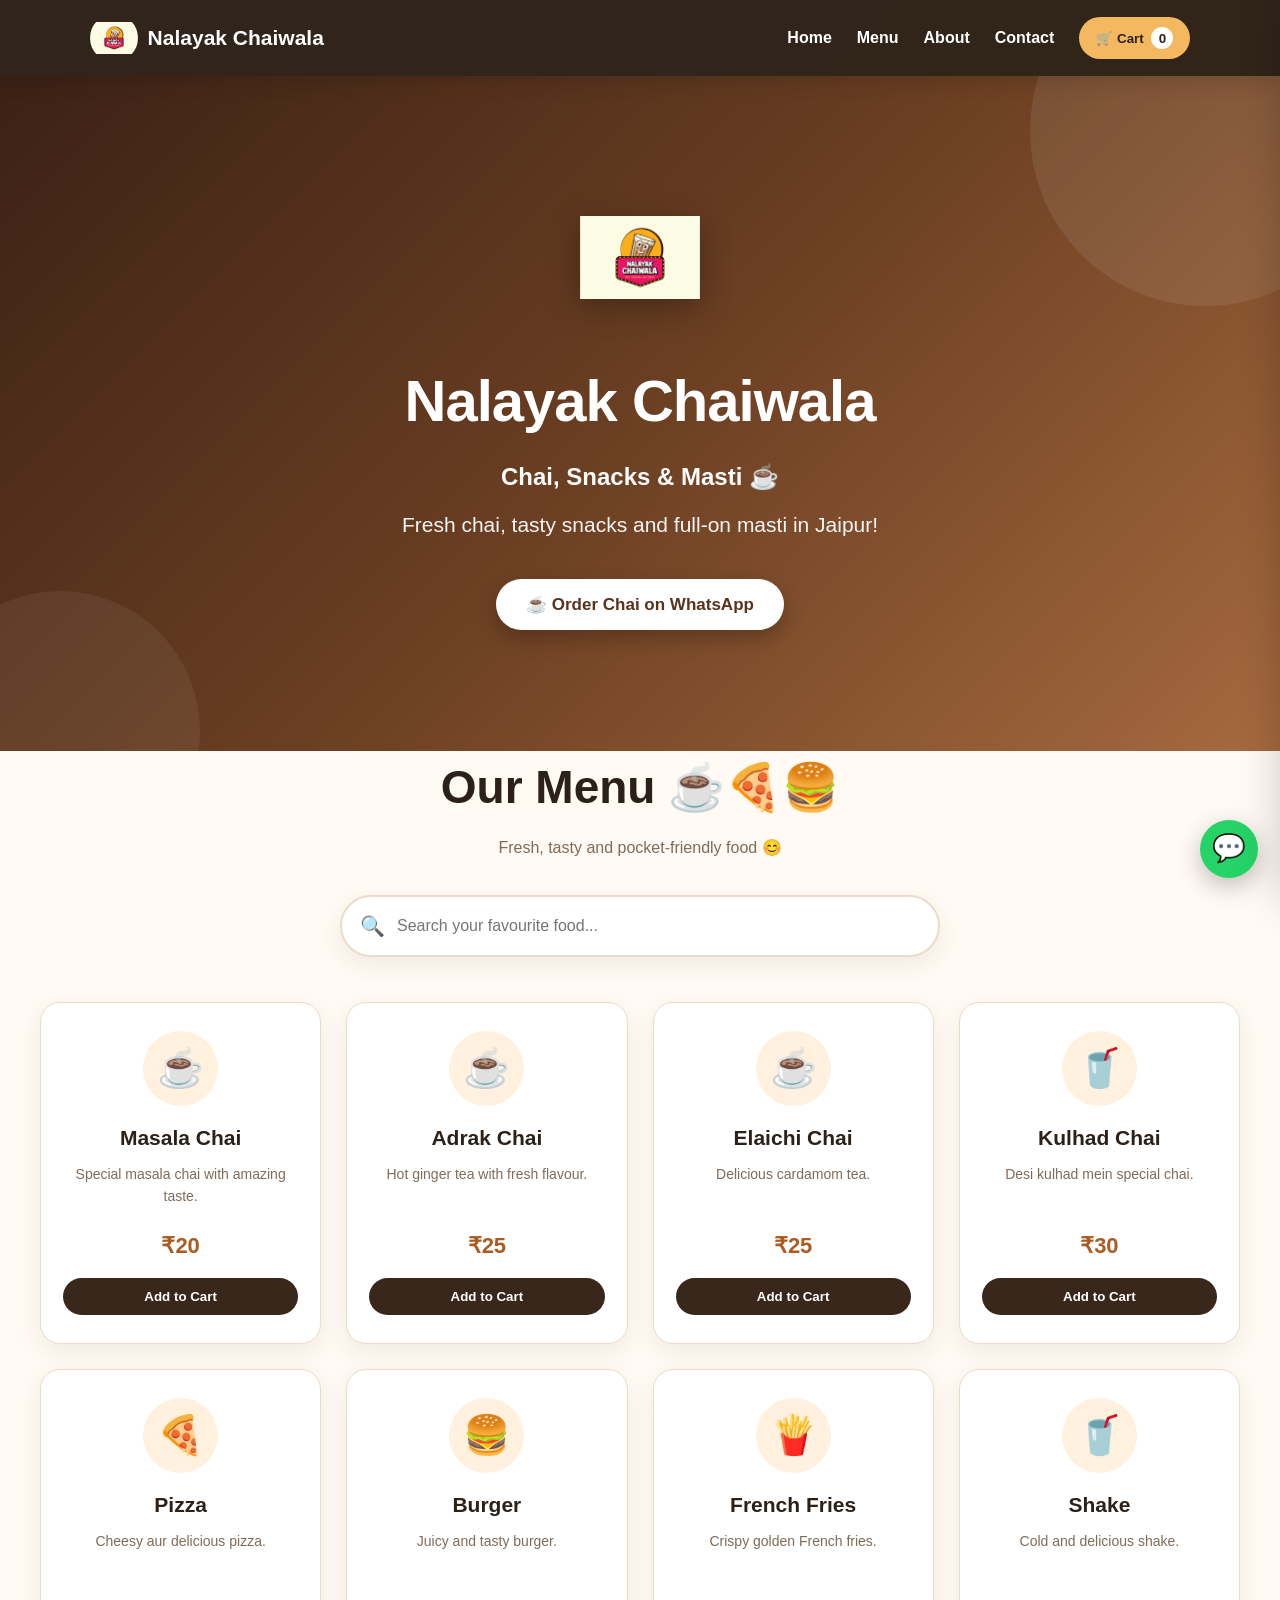
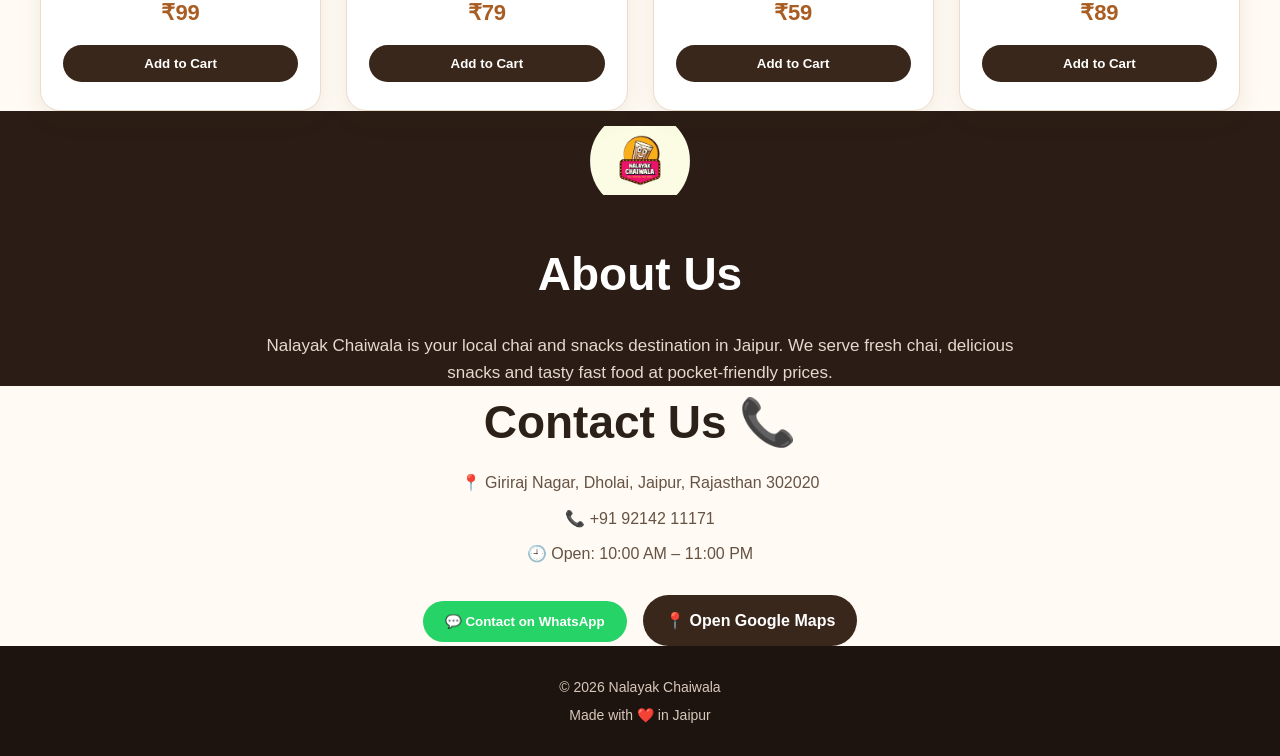
<file: index.html>
<!DOCTYPE html>
<html lang="en">

<head>
    <meta charset="UTF-8">

    <meta name="viewport"
        content="width=device-width, initial-scale=1.0">

    <title>Nalayak Chaiwala | Best Tea, Pizza & Burger in Jaipur</title>

    <meta name="description"
        content="Nalayak Chaiwala in Giriraj Nagar, Dholai, Jaipur. Fresh chai, pizza, burger, French fries and shakes. Order now on WhatsApp.">
        <link rel="icon" type="image/png" href="logo.png">

    <link rel="stylesheet" href="style.css">
</head>

<body>

    <!-- HEADER -->
    <header>

        <div class="logo">
            <img src="logo.png" alt="Nalayak Chaiwala Logo">
            <span>Nalayak Chaiwala</span>
        </div>

        <nav>
            <a href="#home">Home</a>
            <a href="#menu">Menu</a>
            <a href="#about">About</a>
            <a href="#contact">Contact</a>
            <button class="cart-top" onclick="openCart()">
                🛒 Cart <span id="cartCount">0</span>
            </button>
        </nav>

    </header>


    <!-- HOME -->
    <section class="hero" id="home">

        <div class="hero-content">

            <img src="logo.png"
                class="hero-logo"
                alt="Nalayak Chaiwala">

            <h1>Nalayak Chaiwala</h1>

            <h2>Chai, Snacks & Masti ☕</h2>

            <p>
                Fresh chai, tasty snacks and full-on masti
                in Jaipur!
            </p>

            <button onclick="orderChai()">
                ☕ Order Chai on WhatsApp
            </button>

        </div>

    </section>


    <!-- MENU -->
    <section id="menu">

        <h2>Our Menu ☕🍕🍔</h2>

        <p class="menu-subtitle">
            Fresh, tasty and pocket-friendly food 😊
        </p>


        <!-- SEARCH -->
        <div class="search-box">

            <span>🔍</span>

            <input
                type="text"
                id="menuSearch"
                placeholder="Search your favourite food..."
                onkeyup="searchMenu()">

        </div>


        <!-- MENU CARDS -->
        <div class="menu-container" id="menuContainer">


            <!-- MASALA CHAI -->
            <div class="card menu-item">

                <div class="chai-icon">☕</div>

                <h3>Masala Chai</h3>

                <p>
                    Special masala chai with amazing taste.
                </p>

                <span>₹20</span>

                <button onclick="addToCart('Masala Chai',20)">
                    Add to Cart
                </button>

            </div>


            <!-- ADRAK CHAI -->
            <div class="card menu-item">

                <div class="chai-icon">☕</div>

                <h3>Adrak Chai</h3>

                <p>
                    Hot ginger tea with fresh flavour.
                </p>

                <span>₹25</span>

                <button onclick="addToCart('Adrak Chai',25)">
                    Add to Cart
                </button>

            </div>


            <!-- ELAICHI CHAI -->
            <div class="card menu-item">

                <div class="chai-icon">☕</div>

                <h3>Elaichi Chai</h3>

                <p>
                    Delicious cardamom tea.
                </p>

                <span>₹25</span>

                <button onclick="addToCart('Elaichi Chai',25)">
                    Add to Cart
                </button>

            </div>


            <!-- KULHAD CHAI -->
            <div class="card menu-item">

                <div class="chai-icon">🥤</div>

                <h3>Kulhad Chai</h3>

                <p>
                    Desi kulhad mein special chai.
                </p>

                <span>₹30</span>

                <button onclick="addToCart('Kulhad Chai',30)">
                    Add to Cart
                </button>

            </div>


            <!-- PIZZA -->
            <div class="card menu-item">

                <div class="chai-icon">🍕</div>

                <h3>Pizza</h3>

                <p>
                    Cheesy aur delicious pizza.
                </p>

                <span>₹99</span>

                <button onclick="addToCart('Pizza',99)">
                    Add to Cart
                </button>

            </div>


            <!-- BURGER -->
            <div class="card menu-item">

                <div class="chai-icon">🍔</div>

                <h3>Burger</h3>

                <p>
                    Juicy and tasty burger.
                </p>

                <span>₹79</span>

                <button onclick="addToCart('Burger',79)">
                    Add to Cart
                </button>

            </div>


            <!-- FRENCH FRIES -->
            <div class="card menu-item">

                <div class="chai-icon">🍟</div>

                <h3>French Fries</h3>

                <p>
                    Crispy golden French fries.
                </p>

                <span>₹59</span>

                <button onclick="addToCart('French Fries',59)">
                    Add to Cart
                </button>

            </div>


            <!-- SHAKE -->
            <div class="card menu-item">

                <div class="chai-icon">🥤</div>

                <h3>Shake</h3>

                <p>
                    Cold and delicious shake.
                </p>

                <span>₹89</span>

                <button onclick="addToCart('Shake',89)">
                    Add to Cart
                </button>

            </div>

        </div>

    </section>


    <!-- ABOUT -->
    <section id="about">

        <img src="logo.png"
            class="about-logo"
            alt="Nalayak Chaiwala">

        <h2>About Us</h2>

        <p>
            Nalayak Chaiwala is your local chai and snacks
            destination in Jaipur. We serve fresh chai,
            delicious snacks and tasty fast food at pocket-friendly
            prices.
        </p>

    </section>


    <!-- CONTACT -->
    <section id="contact">

        <h2>Contact Us 📞</h2>

        <p>
            📍 Giriraj Nagar, Dholai, Jaipur, Rajasthan 302020
        </p>

        <p>
            📞 +91 92142 11171

        </p>

        <p>
            🕘 Open: 10:00 AM – 11:00 PM
        </p>

        <button onclick="contactUs()">
            💬 Contact on WhatsApp
        </button>

        <a
            class="map-button"
            href="https://www.google.com/maps/search/?api=1&query=Giriraj+Nagar+Dholai+Jaipur+Rajasthan+302020"
            target="_blank">
            📍 Open Google Maps
        </a>

    </section>


    <!-- CART OVERLAY -->
    <div id="cartOverlay"
        class="cart-overlay"
        onclick="closeCart()">
    </div>


    <!-- CART -->
    <div id="cartPanel" class="cart-panel">

        <div class="cart-header">

            <h2>🛒 Your Cart</h2>

            <button
                class="close-cart"
                onclick="closeCart()">
                ×
            </button>

        </div>


        <div id="cartItems" class="cart-items">

            <p class="empty-cart">
                Your cart is empty 🛒
            </p>

        </div>


        <div class="cart-bottom">

            <h3>
                Total:
                ₹<span id="cartTotal">0</span>
            </h3>

            <button
                class="whatsapp-order"
                onclick="orderCart()">
                💬 Order on WhatsApp
            </button>

        </div>

    </div>


    <!-- FOOTER -->
    <footer>

        <p>
            © 2026 Nalayak Chaiwala
        </p>

        <p>
            Made with ❤️ in Jaipur
        </p>

    </footer>


    <script src="script.js"></script>
    <!-- Floating WhatsApp Button -->
<a href="https://wa.me/919214211171"
   class="whatsapp-float"
   target="_blank">
    💬
</a>

</body>

</html>
</file>
<file: style.css>
/* =========================
   NALAYAK CHAIWALA
   PROFESSIONAL CSS
========================= */

* {
    margin: 0;
    padding: 0;
    box-sizing: border-box;
}

html {
    scroll-behavior: smooth;
}

body {
    font-family: Arial, Helvetica, sans-serif;
    background: linear-gradient(135deg, #fff8f0, #f3e7d7, #ffffff);
    color: #2b2118;
    line-height: 1.6;
}

/* =========================
   HEADER
========================= */

header {
    position: sticky;
    top: 0;
    z-index: 1000;

    display: flex;
    align-items: center;
    justify-content: space-between;

    padding: 14px 7%;

    background: rgba(43, 30, 20, 0.97);
    box-shadow: 0 4px 20px rgba(0, 0, 0, 0.15);
}

.logo {
    display: flex;
    align-items: center;
    gap: 10px;

    color: #fff;
    font-size: 21px;
    font-weight: 800;
}

.logo img {
    width: 48px;
    height: 48px;
    object-fit: contain;
    border-radius: 50%;
}

nav {
    display: flex;
    align-items: center;
    gap: 25px;
}

nav a {
    color: #fff;
    text-decoration: none;
    font-weight: 600;
    transition: 0.3s;
}

nav a:hover {
    color: #f4b860;
}

/* CART BUTTON */

.cart-top {
    border: none;
    cursor: pointer;

    padding: 10px 17px;
    border-radius: 25px;

    background: #f4b860;
    color: #2b2118;

    font-weight: 700;
    transition: 0.3s;
}

.cart-top:hover {
    transform: translateY(-2px);
    background: #ffd18b;
}

#cartCount {
    display: inline-flex;
    align-items: center;
    justify-content: center;

    min-width: 22px;
    height: 22px;

    margin-left: 4px;

    border-radius: 50%;
    background: #fff;
    color: #2b2118;
}

/* =========================
   HERO
========================= */

.hero {
    min-height: 75vh;
    display: flex;
    align-items: center;
    justify-content: center;
    text-align: center;
    padding: 80px 20px;
    position: relative;
    overflow: hidden;

    background: linear-gradient(
        135deg,
        #3b2115,
        #6b3f22,
        #a66a3f
    );

    color: white;
}

/* Soft background glow */
.hero::before {
    content: "";
    position: absolute;
    width: 350px;
    height: 350px;
    background: rgba(255, 255, 255, 0.08);
    border-radius: 50%;
    top: -120px;
    right: -100px;
}

.hero::after {
    content: "";
    position: absolute;
    width: 280px;
    height: 280px;
    background: rgba(255, 255, 255, 0.06);
    border-radius: 50%;
    bottom: -120px;
    left: -80px;
}

.hero-content {
    position: relative;
    z-index: 2;
    max-width: 800px;
    animation: heroFade 1s ease;
}

.hero img {
    width: 120px;
    height: 120px;
    object-fit: contain;
    margin-bottom: 20px;
    filter: drop-shadow(0 8px 15px rgba(0,0,0,0.3));
}

.hero h1 {
    font-size: 58px;
    margin: 10px 0;
    font-weight: 800;
    letter-spacing: -1px;
}

.hero p {
    font-size: 21px;
    margin: 12px 0;
    opacity: 0.95;
}

.hero button {
    margin-top: 25px;
    padding: 15px 30px;
    border: none;
    border-radius: 30px;
    background: white;
    color: #5b321b;
    font-size: 17px;
    font-weight: bold;
    cursor: pointer;
    box-shadow: 0 8px 20px rgba(0,0,0,0.25);
    transition: 0.3s ease;
}

.hero button:hover {
    transform: translateY(-3px) scale(1.03);
    box-shadow: 0 12px 25px rgba(0,0,0,0.3);
}

@keyframes heroFade {
    from {
        opacity: 0;
        transform: translateY(25px);
    }

    to {
        opacity: 1;
        transform: translateY(0);
    }
}

/* Mobile */
@media (max-width: 600px) {
    .hero {
        min-height: 65vh;
        padding: 60px 15px;
    }

    .hero h1 {
        font-size: 40px;
    }

    .hero p {
        font-size: 17px;
    }

    .hero img {
        width: 95px;
        height: 95px;
    }
}
}

/* =========================
   SECTIONS
========================= */

section {
    padding: 90px 7%;
}

#menu {
    background: #fffaf3;
}

#menu > h2,
#about h2,
#contact h2 {
    text-align: center;

    font-size: clamp(30px, 5vw, 46px);

    margin-bottom: 10px;
}

.menu-subtitle {
    text-align: center;
    color: #806b59;
    margin-bottom: 35px;
}

/* =========================
   SEARCH
========================= */

.search-box {
    max-width: 600px;
    margin: 0 auto 45px;

    display: flex;
    align-items: center;
    gap: 12px;

    padding: 13px 18px;

    background: white;

    border: 2px solid #eadbca;

    border-radius: 35px;

    box-shadow: 0 8px 25px rgba(68, 45, 25, 0.08);

    transition: 0.3s;
}

.search-box:focus-within {
    border-color: #b8783e;
    box-shadow: 0 8px 30px rgba(184, 120, 62, 0.15);
}

.search-box span {
    font-size: 20px;
}

.search-box input {
    width: 100%;

    border: none;
    outline: none;

    font-size: 16px;

    background: transparent;
}

/* =========================
   MENU CARDS
========================= */

.menu-container {
    max-width: 1200px;
    margin: auto;

    display: grid;

    grid-template-columns: repeat(4, 1fr);

    gap: 25px;
}

.card {
    position: relative;

    background: white;

    padding: 28px 22px;

    text-align: center;

    border-radius: 20px;

    border: 1px solid #eadbca;

    box-shadow: 0 8px 25px rgba(68, 45, 25, 0.08);

    transition:
        transform 0.3s ease,
        box-shadow 0.3s ease;
}

.card:hover {
    transform: translateY(-8px);

    box-shadow: 0 18px 40px rgba(68, 45, 25, 0.15);
}

.chai-icon {
    width: 75px;
    height: 75px;

    display: flex;
    align-items: center;
    justify-content: center;

    margin: 0 auto 15px;

    border-radius: 50%;

    background: #fff1dd;

    font-size: 38px;
}

.card h3 {
    font-size: 21px;
    margin-bottom: 8px;
}

.card p {
    min-height: 50px;

    color: #806b59;

    font-size: 14px;

    margin-bottom: 15px;
}

.card > span {
    display: block;

    color: #a95d22;

    font-size: 22px;
    font-weight: 800;

    margin-bottom: 15px;
}

.card button {
    width: 100%;

    border: none;
    cursor: pointer;

    padding: 11px 16px;

    border-radius: 25px;

    background: #3a271b;
    color: white;

    font-weight: 700;

    transition: 0.3s;
}

.card button:hover {
    background: #b8783e;
    transform: translateY(-2px);
}

/* =========================
   ABOUT
========================= */

#about {
    background: #2b1d15;
    color: white;
    text-align: center;
}

.about-logo {
    width: 100px;
    height: 100px;

    object-fit: contain;

    border-radius: 50%;

    margin-bottom: 20px;
}

#about p {
    max-width: 750px;

    margin: 20px auto 0;

    color: #e5d8cd;

    font-size: 17px;
}

/* =========================
   CONTACT
========================= */

#contact {
    text-align: center;
    background: #fffaf3;
}

#contact p {
    margin: 10px 0;
    color: #665344;
}

#contact button,
.map-button {
    display: inline-block;

    margin: 18px 6px 0;

    padding: 13px 22px;

    border: none;
    border-radius: 28px;

    text-decoration: none;

    font-weight: 700;

    cursor: pointer;

    transition: 0.3s;
}

#contact button {
    background: #25d366;
    color: white;
}

.map-button {
    background: #3a271b;
    color: white;
}

#contact button:hover,
.map-button:hover {
    transform: translateY(-3px);
}

/* =========================
   CART OVERLAY
========================= */

.cart-overlay {
    position: fixed;

    inset: 0;

    background: rgba(0, 0, 0, 0.55);

    opacity: 0;
    visibility: hidden;

    z-index: 1999;

    transition: 0.3s;
}

.cart-panel.active ~ .cart-overlay {
    opacity: 1;
    visibility: visible;
}

/* =========================
   CART
========================= */

.cart-panel {
    position: fixed;

    top: 0;
    right: -430px;

    width: min(420px, 92vw);
    height: 100vh;

    background: white;

    z-index: 2000;

    display: flex;
    flex-direction: column;

    box-shadow: -10px 0 40px rgba(0, 0, 0, 0.2);

    transition: right 0.35s ease;
}

.cart-panel.active {
    right: 0;
}

.cart-header {
    display: flex;
    justify-content: space-between;
    align-items: center;

    padding: 20px;

    background: #2b1d15;
    color: white;
}

.close-cart {
    width: 38px;
    height: 38px;

    border: none;
    border-radius: 50%;

    background: #fff;
    color: #2b1d15;

    font-size: 25px;

    cursor: pointer;
}

.cart-items {
    flex: 1;

    overflow-y: auto;

    padding: 20px;
}

.cart-item {
    display: grid;

    grid-template-columns: 1fr auto auto;

    align-items: center;

    gap: 10px;

    padding: 15px 0;

    border-bottom: 1px solid #eee;
}

.cart-item h4 {
    margin-bottom: 3px;
}

.cart-item p {
    color: #806b59;
    font-size: 13px;
}

.quantity-controls {
    display: flex;
    align-items: center;
    gap: 8px;
}

.quantity-btn {
    width: 30px;
    height: 30px;

    border: none;
    border-radius: 50%;

    background: #f4b860;

    cursor: pointer;

    font-weight: bold;
}

.quantity {
    min-width: 20px;
    text-align: center;
}

.remove-item {
    border: none;
    background: transparent;

    cursor: pointer;

    font-size: 17px;
}

.empty-cart {
    text-align: center;
    color: #806b59;

    padding: 50px 10px;
}

.cart-bottom {
    padding: 20px;

    border-top: 1px solid #eee;

    background: #fffaf3;
}

.cart-bottom h3 {
    margin-bottom: 15px;
}

.whatsapp-order {
    width: 100%;

    padding: 14px;

    border: none;
    border-radius: 28px;

    background: #25d366;
    color: white;

    font-size: 16px;
    font-weight: 800;

    cursor: pointer;

    transition: 0.3s;
}

.whatsapp-order:hover {
    transform: translateY(-2px);
}

/* =========================
   FOOTER
========================= */

footer {
    padding: 30px 20px;

    text-align: center;

    background: #1d140f;

    color: #d8c8ba;

    font-size: 14px;
}

footer p:first-child {
    margin-bottom: 5px;
}

/* =========================
   FLOATING WHATSAPP
========================= */

.whatsapp-float {
    position: fixed;

    right: 22px;
    bottom: 22px;

    width: 58px;
    height: 58px;

    display: flex;
    align-items: center;
    justify-content: center;

    border-radius: 50%;

    background: #25d366;
    color: white;

    text-decoration: none;

    font-size: 27px;

    box-shadow: 0 8px 25px rgba(0, 0, 0, 0.25);

    z-index: 1500;

    transition: 0.3s;
}

.whatsapp-float:hover {
    transform: scale(1.1);
}

/* =========================
   ANIMATION
========================= */

@keyframes heroAppear {
    from {
        opacity: 0;
        transform: translateY(25px);
    }

    to {
        opacity: 1;
        transform: translateY(0);
    }
}

/* =========================
   TABLET
========================= */

@media (max-width: 1000px) {

    .menu-container {
        grid-template-columns: repeat(2, 1fr);
    }

    nav {
        gap: 15px;
    }
}

/* =========================
   MOBILE
========================= */

@media (max-width: 700px) {

    header {
        padding: 12px 18px;
    }

    .logo span {
        font-size: 17px;
    }

    .logo img {
        width: 40px;
        height: 40px;
    }

    nav {
        gap: 8px;
    }

    nav a {
        display: none;
    }

    .cart-top {
        padding: 9px 13px;
    }

    .hero {
        min-height: 580px;
        padding: 60px 20px;
    }

    .hero-logo {
        width: 115px;
        height: 115px;
    }

    .hero p {
        font-size: 16px;
    }

    section {
        padding: 65px 18px;
    }

    .menu-container {
        grid-template-columns: 1fr;
        max-width: 450px;
    }

    .card {
        padding: 25px 20px;
    }

    .card p {
        min-height: auto;
    }

    #contact button,
    .map-button {
        width: 100%;
        margin-left: 0;
        margin-right: 0;
    }

    .cart-item {
        grid-template-columns: 1fr auto;
    }

    .remove-item {
        grid-column: 2;
        grid-row: 1;
        /* =========================
   TODAY'S SPECIAL
========================= */

.special-section {
    padding: 60px 20px;
    max-width: 1100px;
    margin: 0 auto;
}

.special-section .section-title {
    text-align: center;
    margin-bottom: 30px;
}

.special-section .section-title h2 {
    font-size: 36px;
    margin-bottom: 8px;
}

.special-section .section-title p {
    color: #777;
    font-size: 16px;
}

.special-card {
    max-width: 850px;
    margin: 0 auto;
    padding: 30px;
    display: flex;
    align-items: center;
    gap: 30px;
    background: #fff;
    border-radius: 22px;
    border: 1px solid #ead8c5;
    box-shadow: 0 12px 35px rgba(0,0,0,0.08);
    transition: 0.3s ease;
}

.special-card:hover {
    transform: translateY(-5px);
    box-shadow: 0 18px 40px rgba(0,0,0,0.12);
}

.special-icon {
    width: 130px;
    height: 130px;
    min-width: 130px;
    border-radius: 50%;
    background: #f6e5d2;
    display: flex;
    align-items: center;
    justify-content: center;
    font-size: 65px;
}

.special-content {
    flex: 1;
}

.special-badge {
    display: inline-block;
    background: #f4c542;
    color: #3d2800;
    padding: 6px 12px;
    border-radius: 20px;
    font-size: 12px;
    font-weight: bold;
    margin-bottom: 10px;
}

.special-content h3 {
    font-size: 25px;
    margin: 5px 0 10px;
}

.special-content p {
    color: #666;
    line-height: 1.6;
    margin-bottom: 18px;
}

.special-bottom {
    display: flex;
    align-items: center;
    justify-content: space-between;
    gap: 15px;
}

.special-bottom strong {
    font-size: 28px;
}

.special-bottom button {
    background: #5b321b;
    color: white;
    border: none;
    padding: 12px 20px;
    border-radius: 10px;
    cursor: pointer;
    font-weight: bold;
    transition: 0.2s;
}

.special-bottom button:hover {
    transform: scale(1.05);
}

/* Mobile */
@media (max-width: 600px) {
    .special-section {
        padding: 40px 15px;
    }

    .special-section .section-title h2 {
        font-size: 28px;
    }

    .special-card {
        flex-direction: column;
        text-align: center;
        padding: 25px 18px;
    }

    .special-bottom {
        flex-direction: column;
    }

    .special-bottom button {
        width: 100%;
    }
    }
}
</file>
